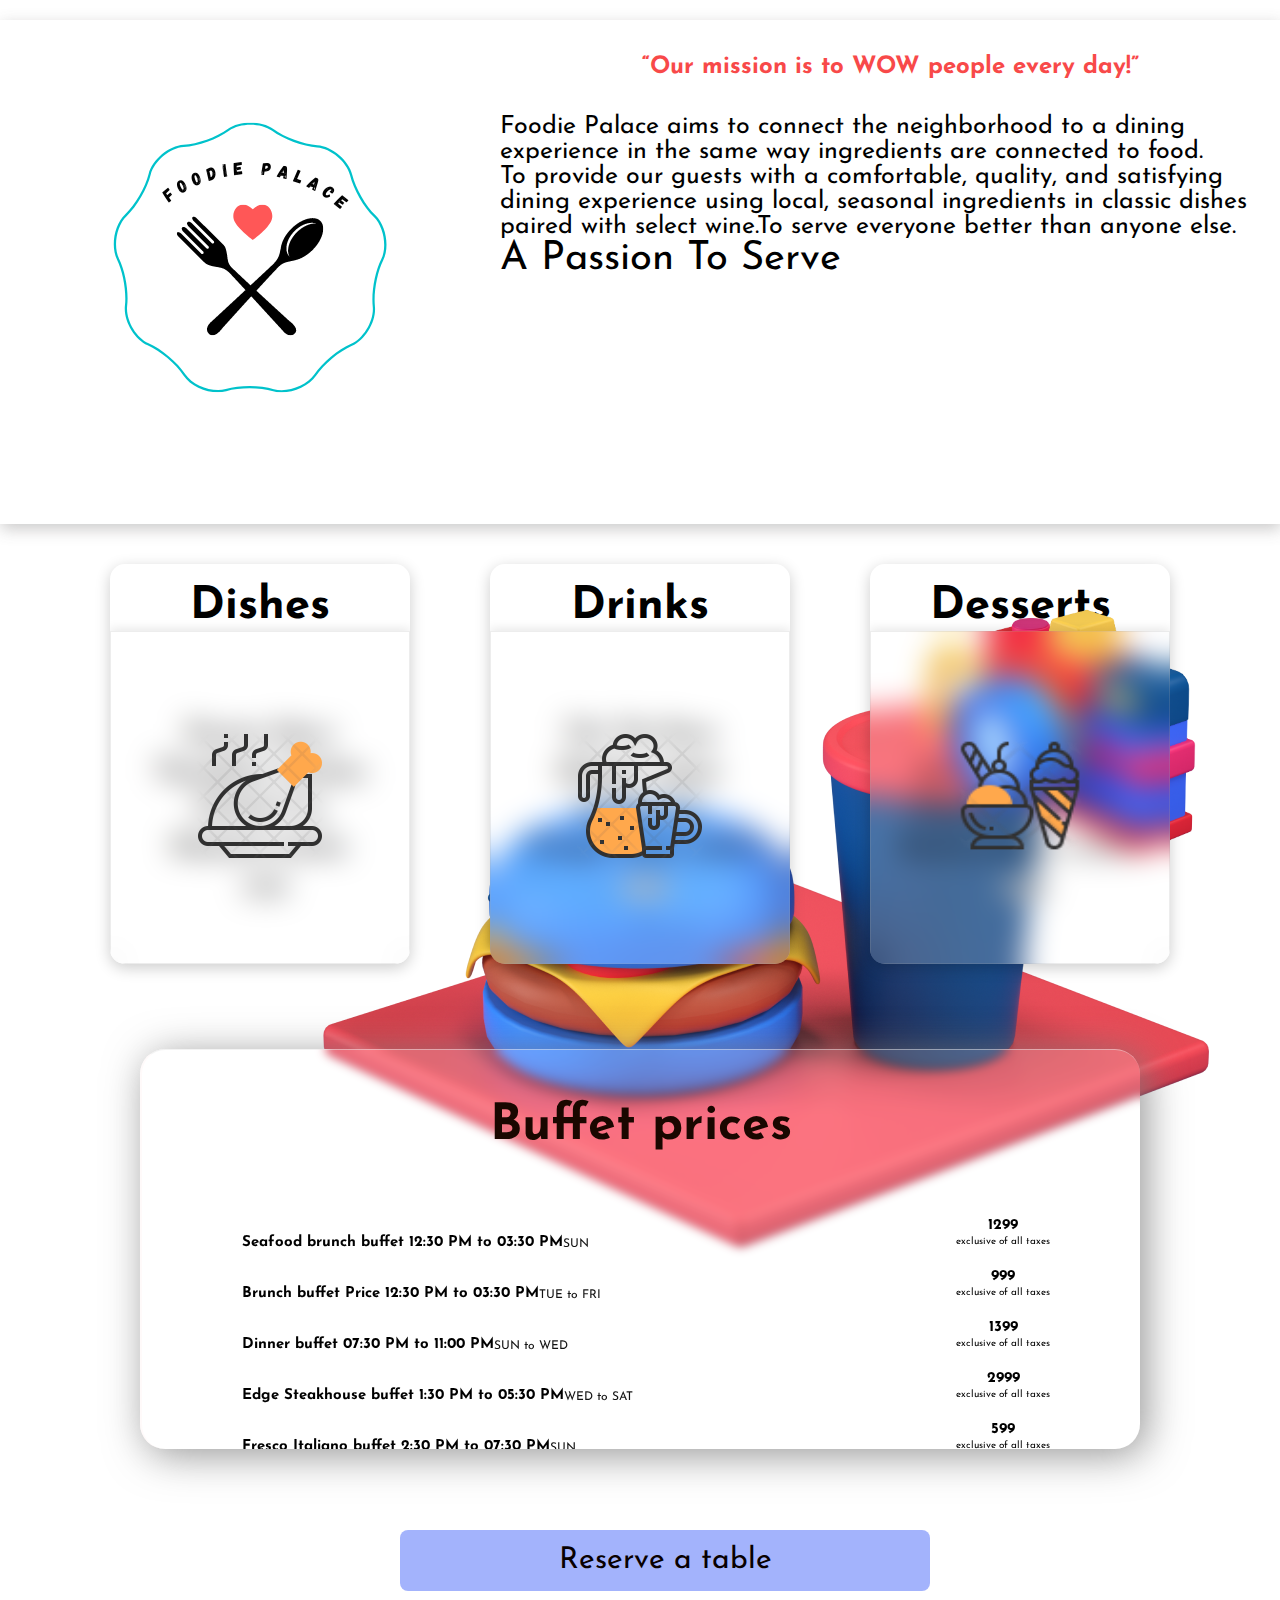
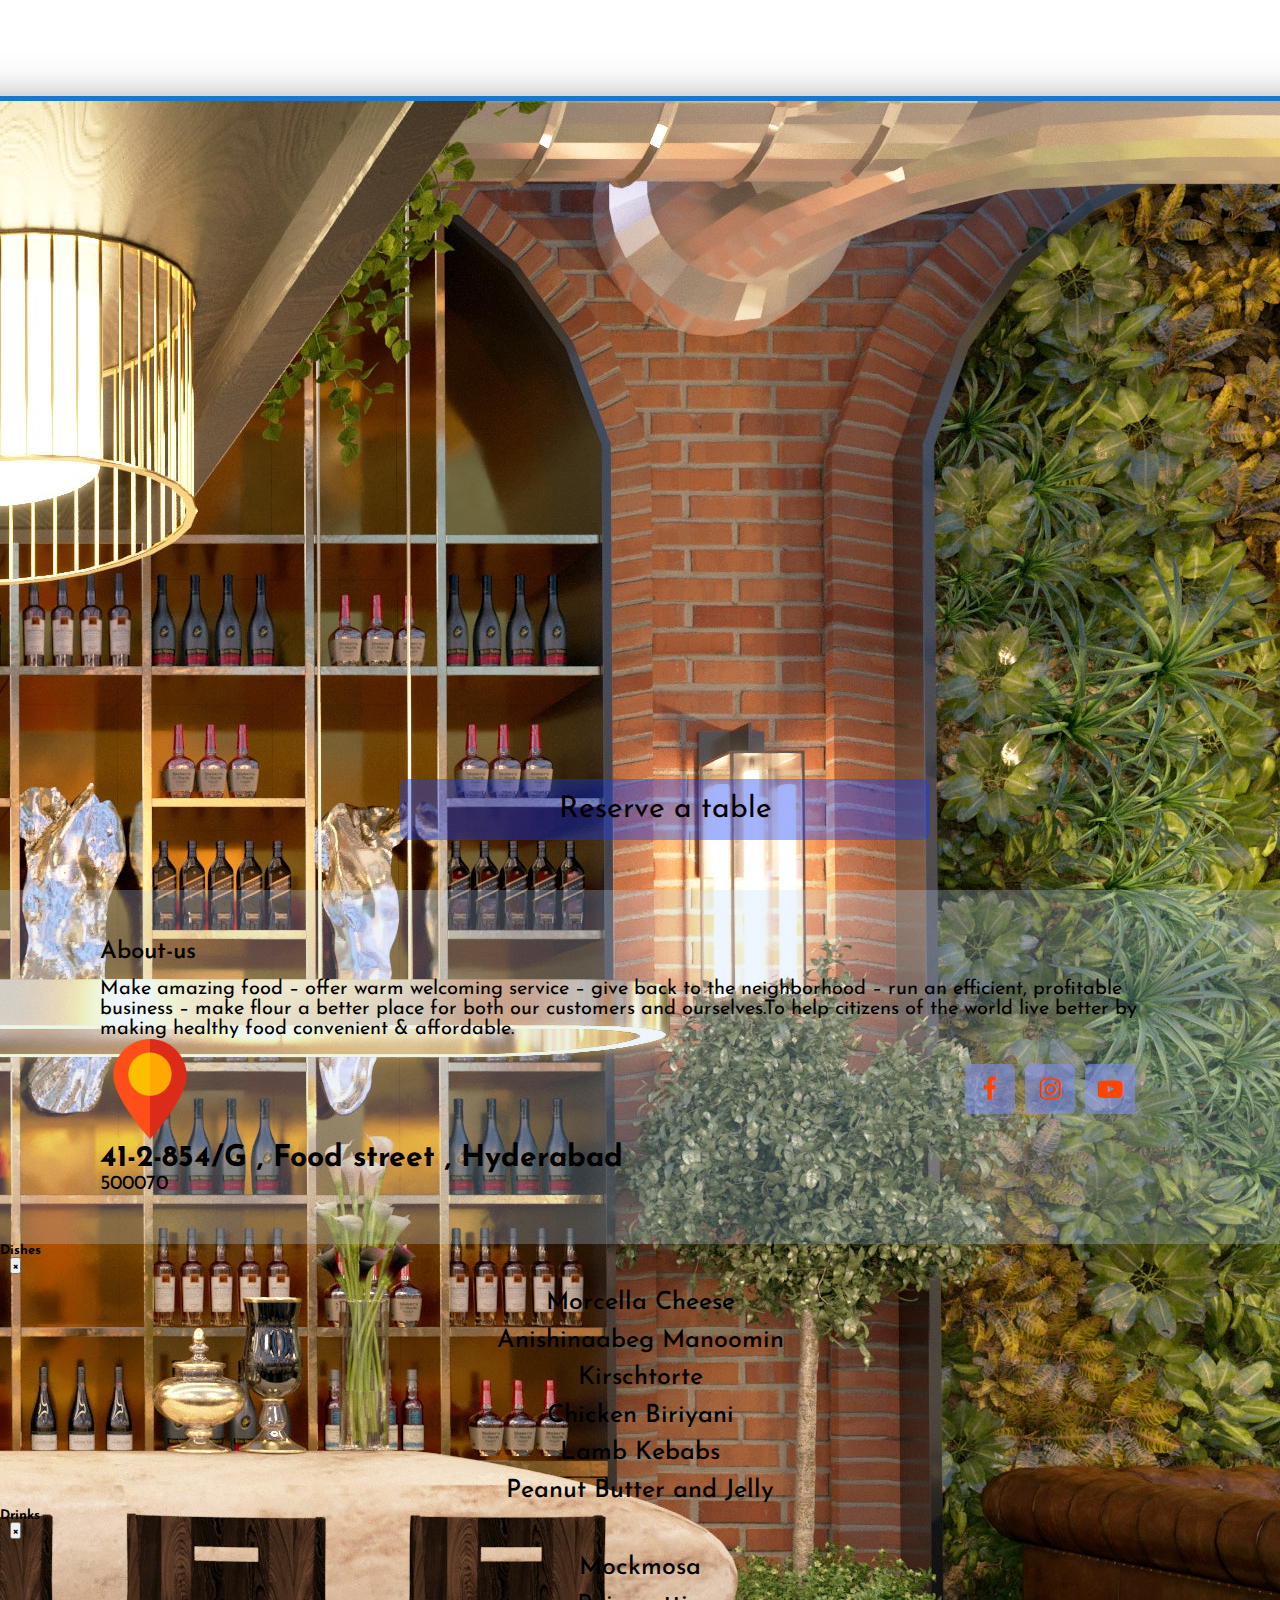
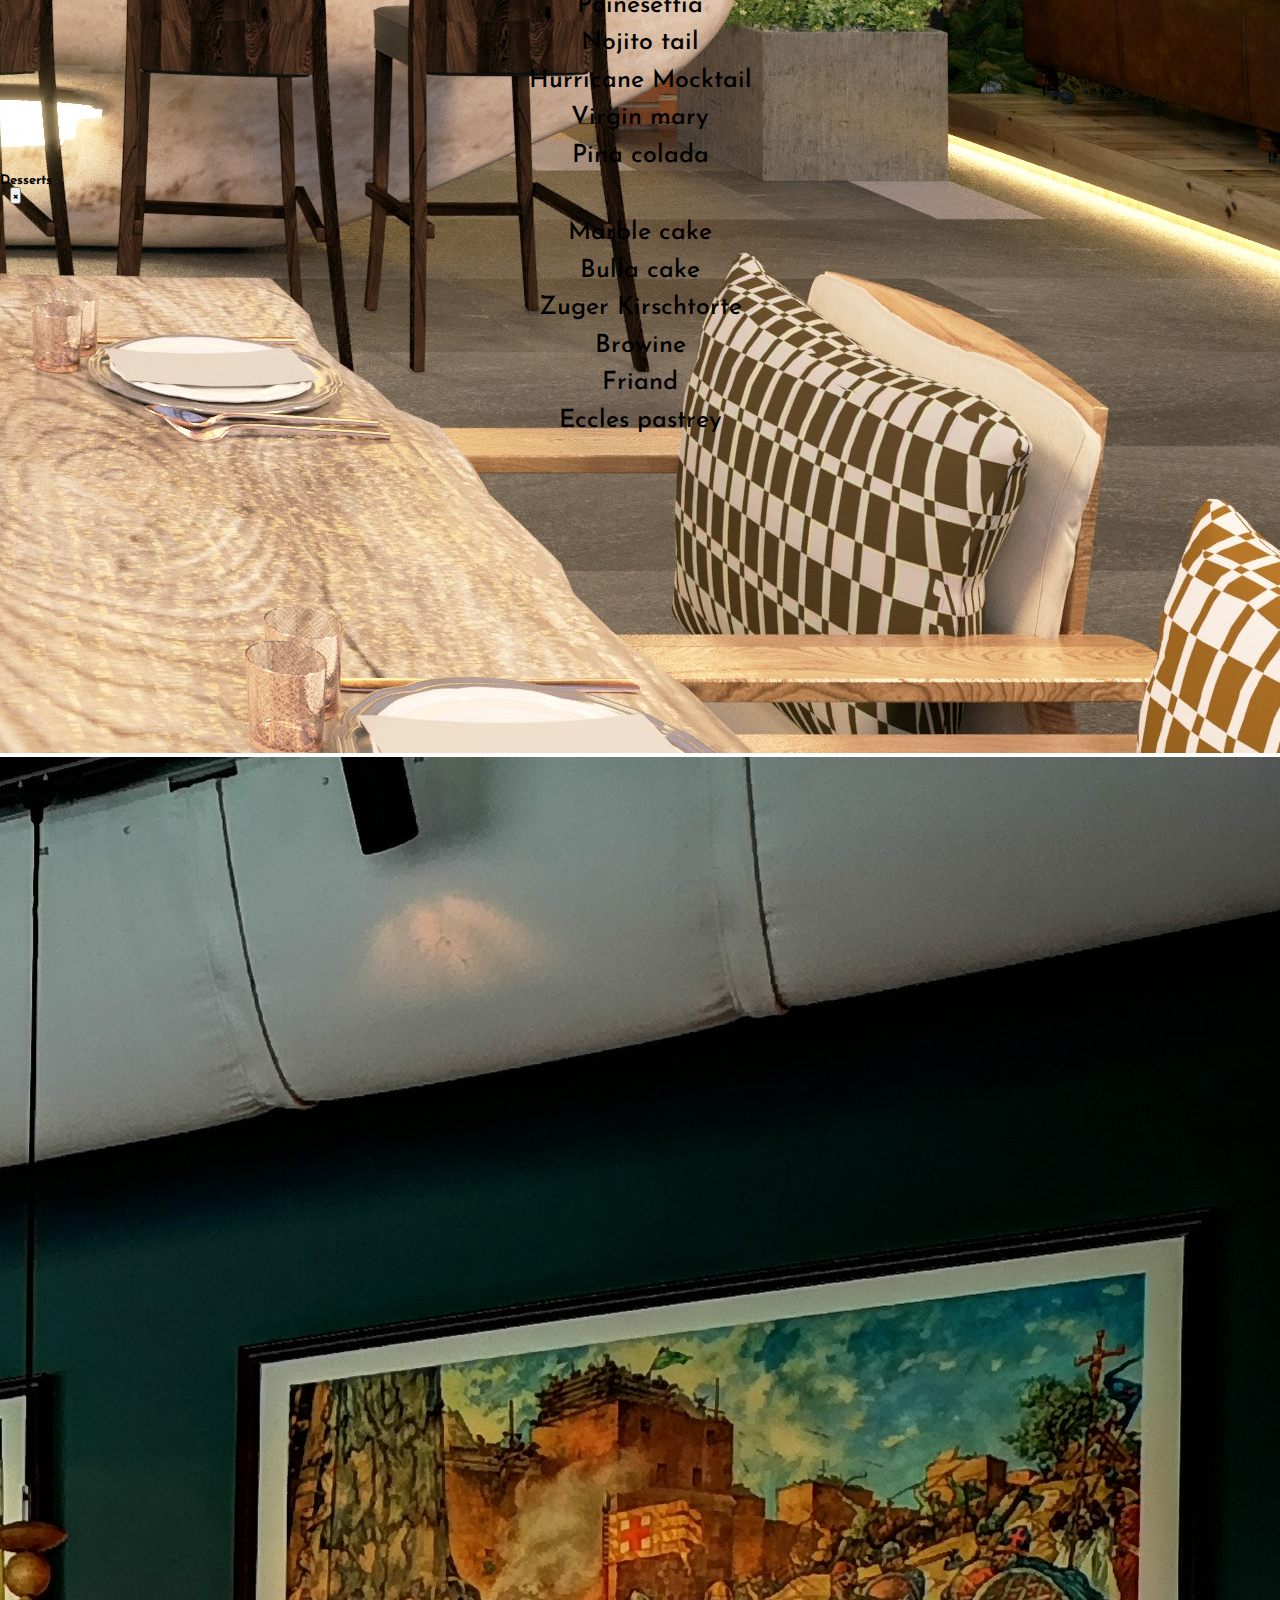
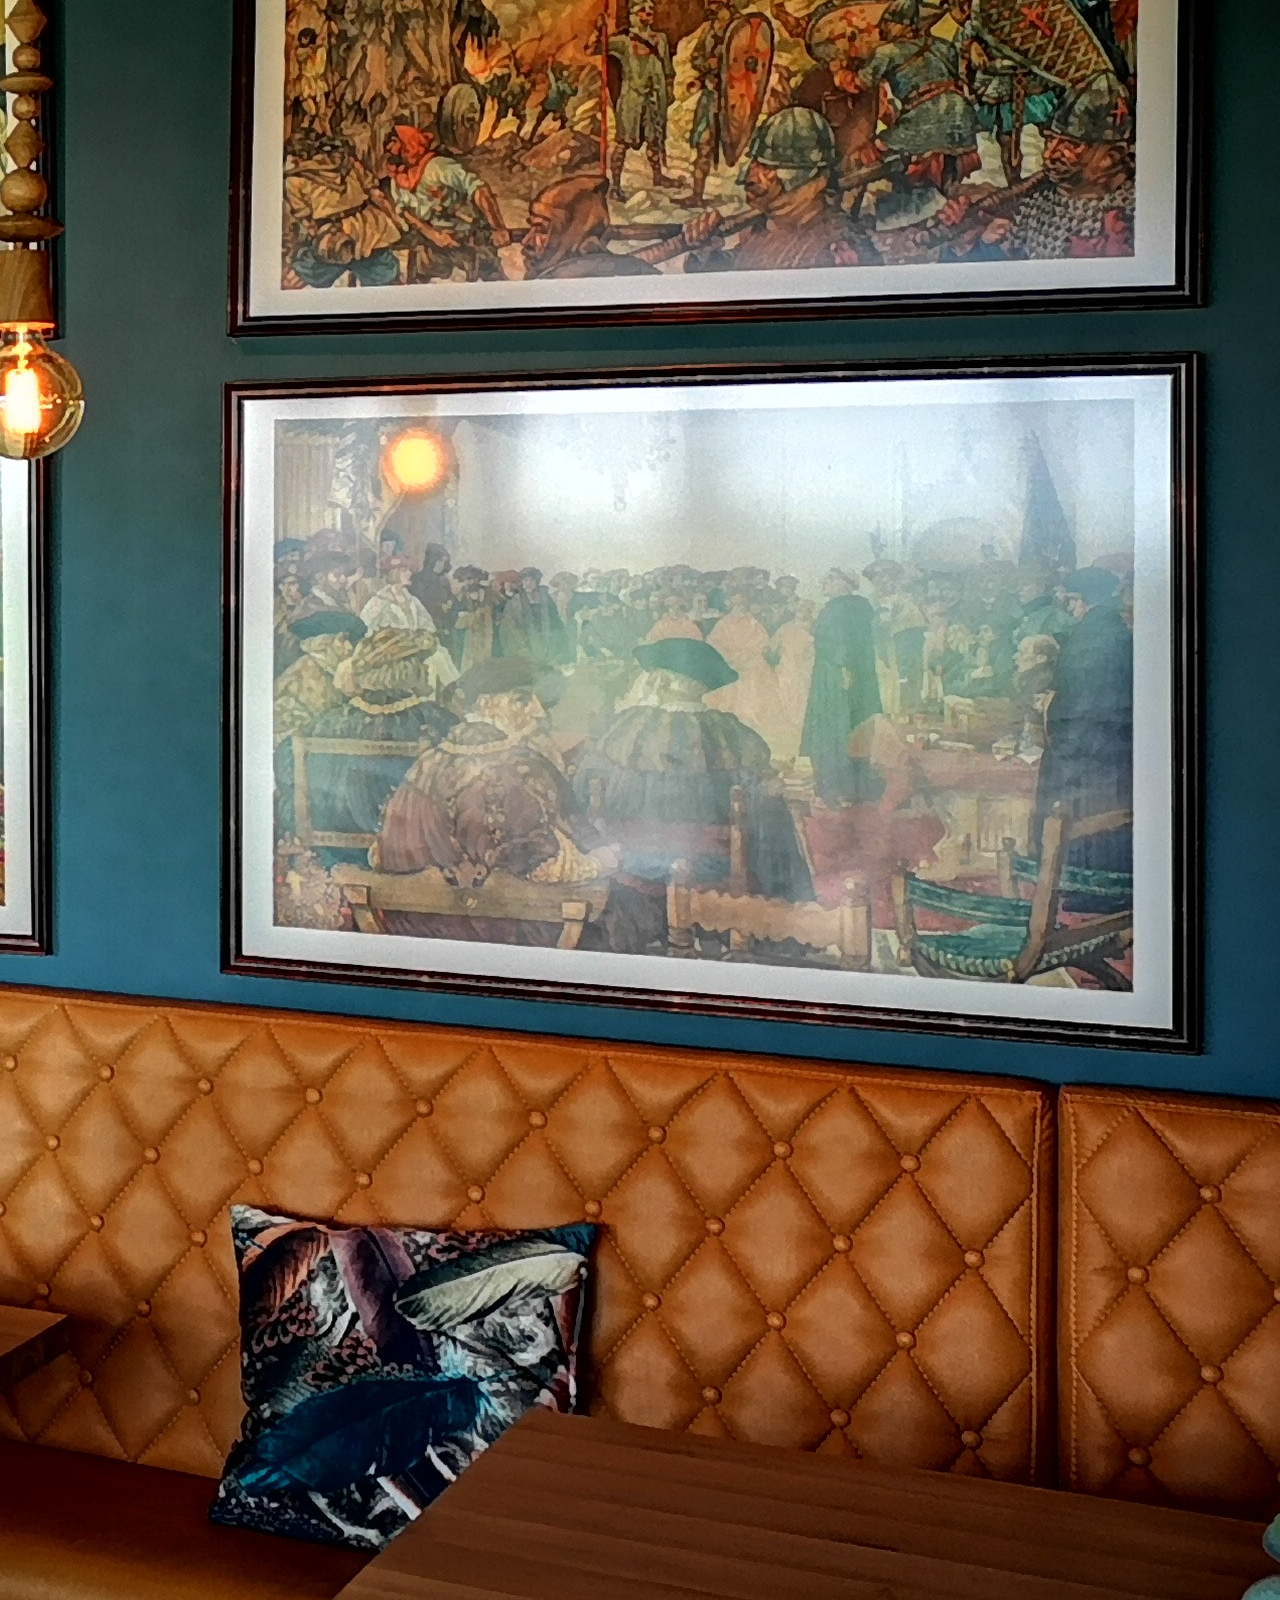
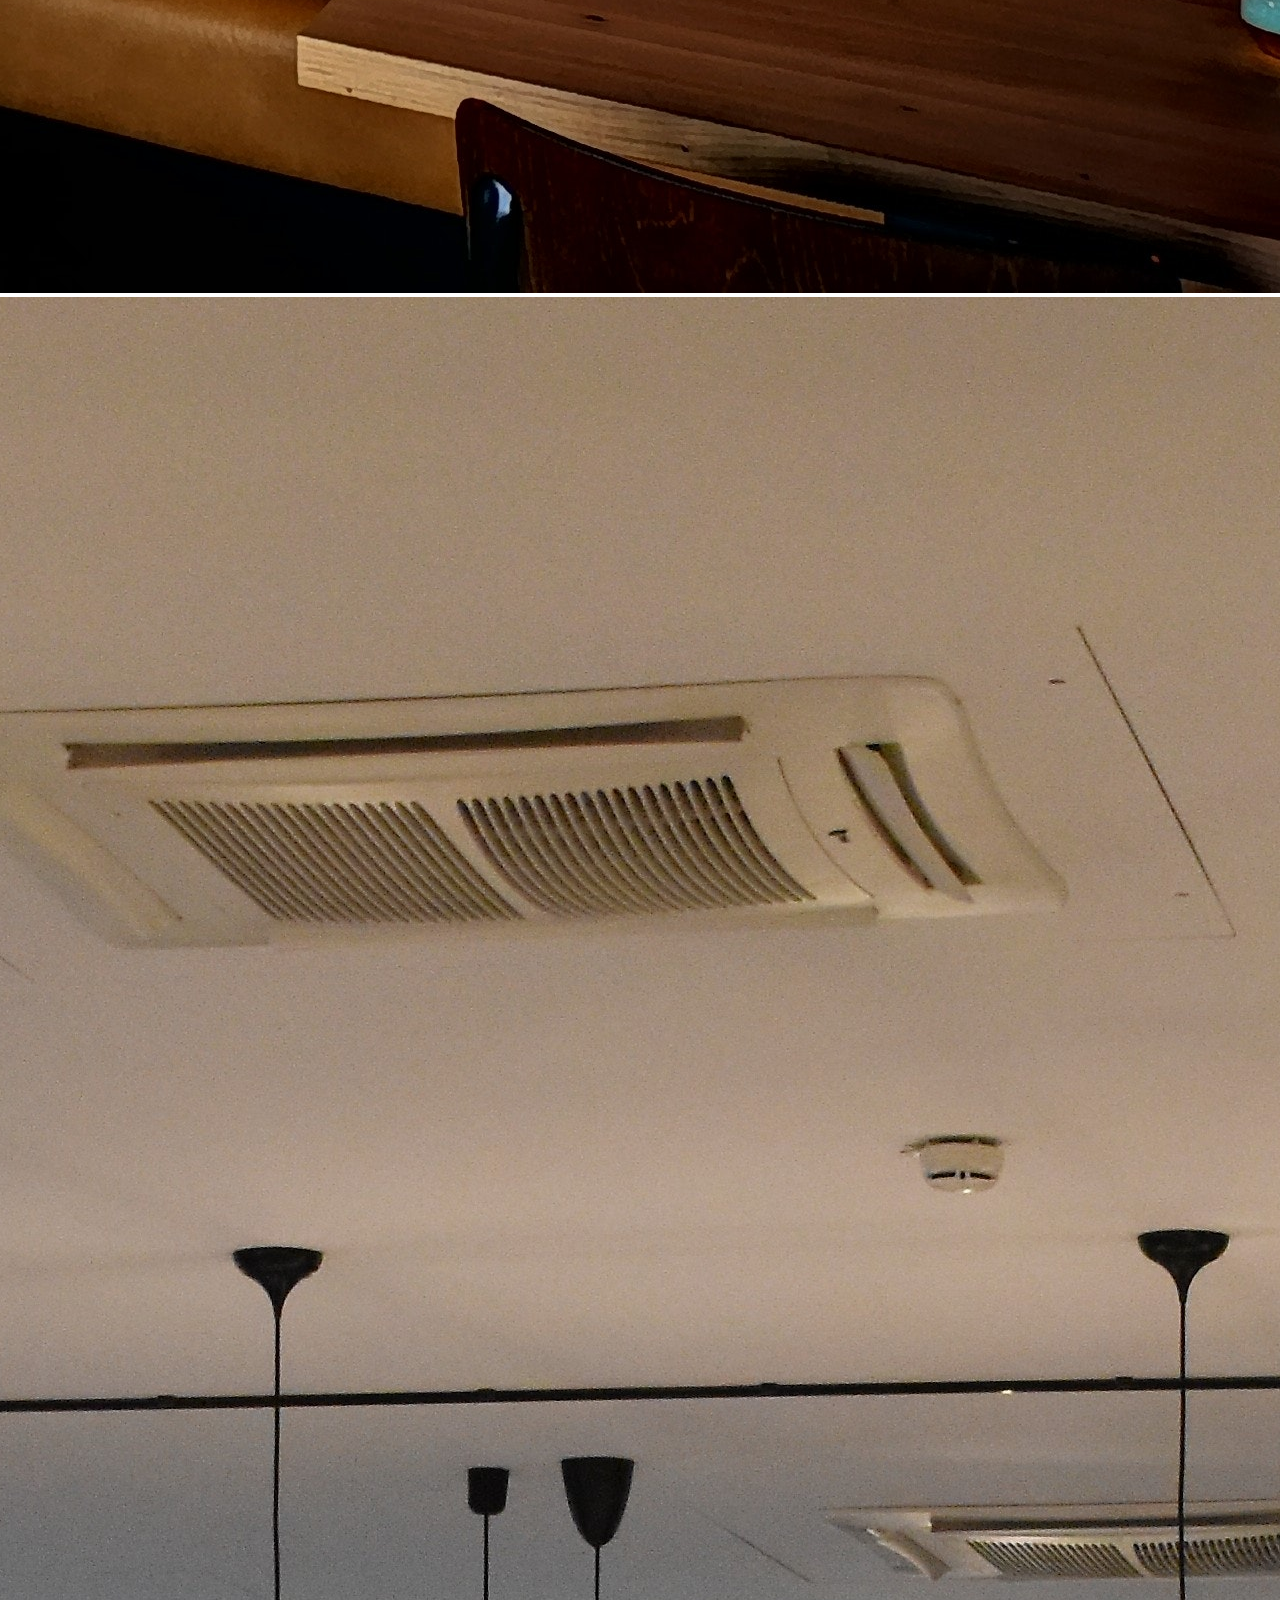
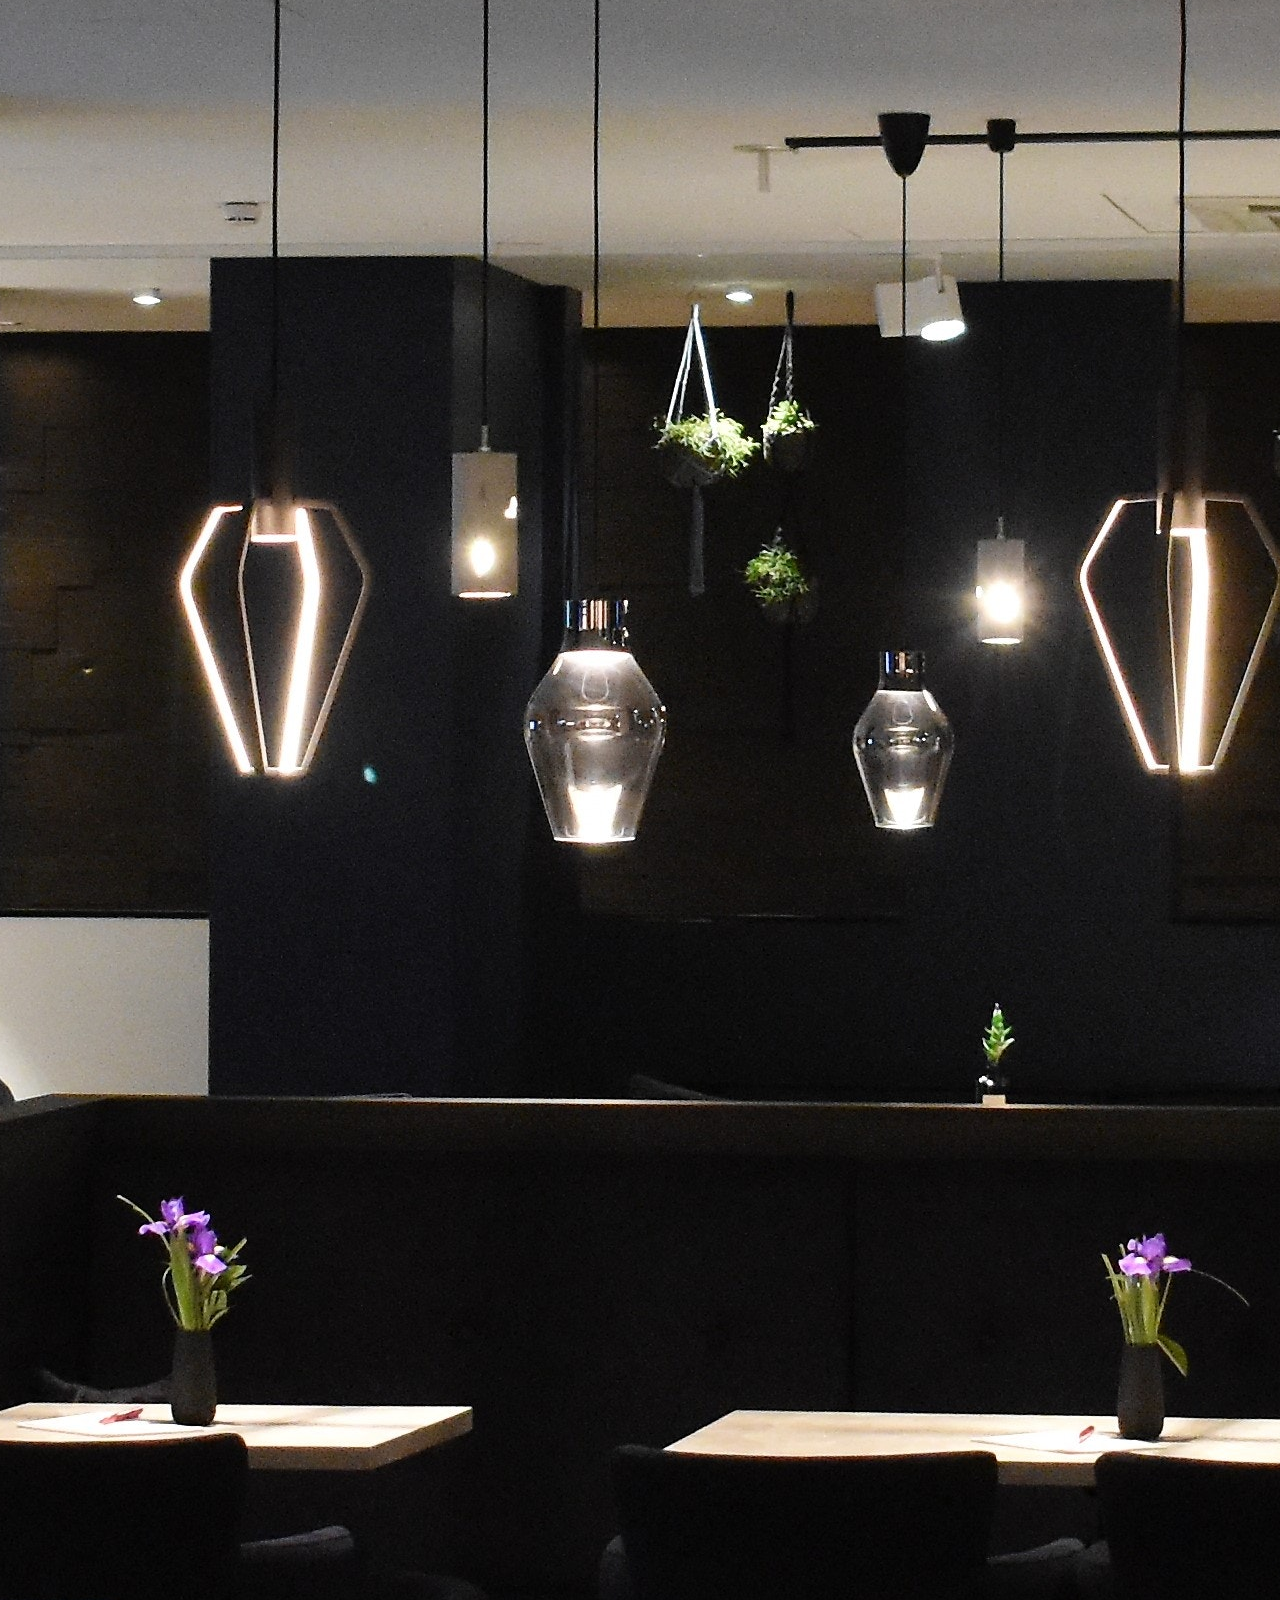
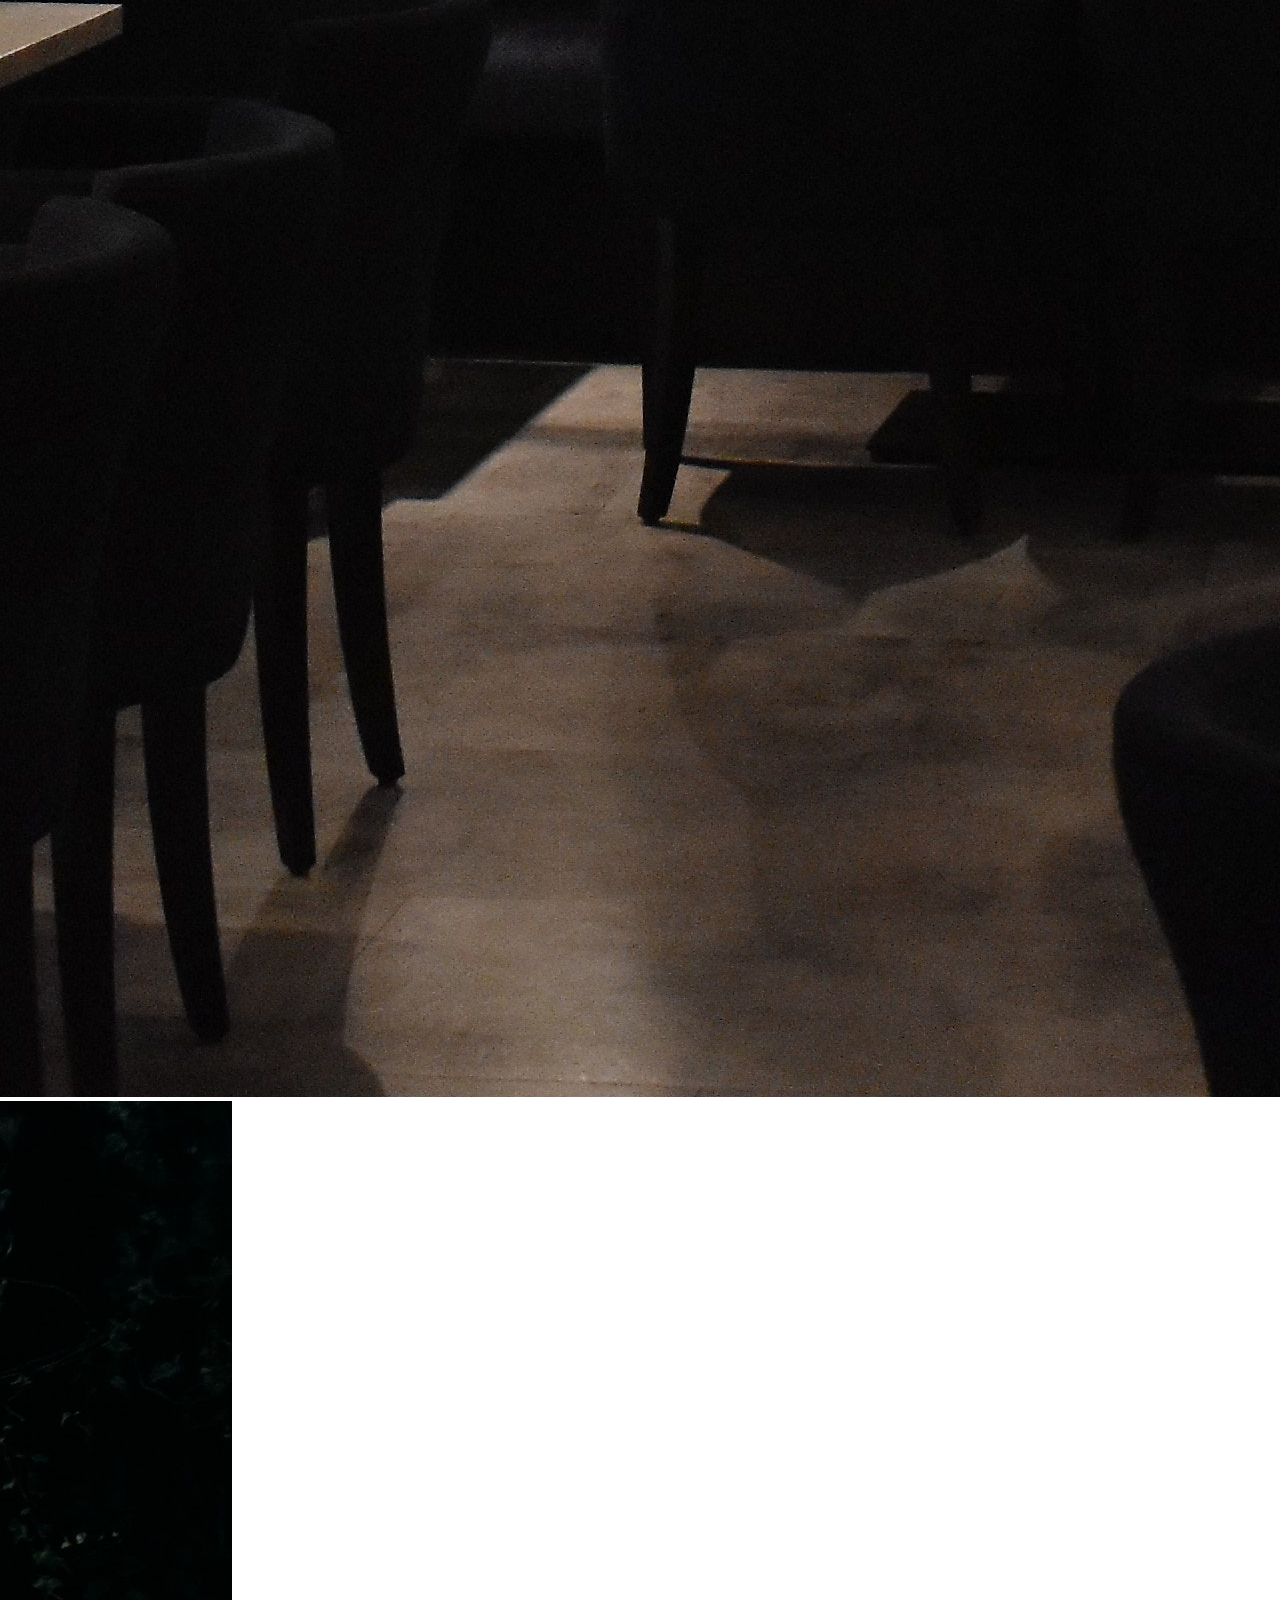
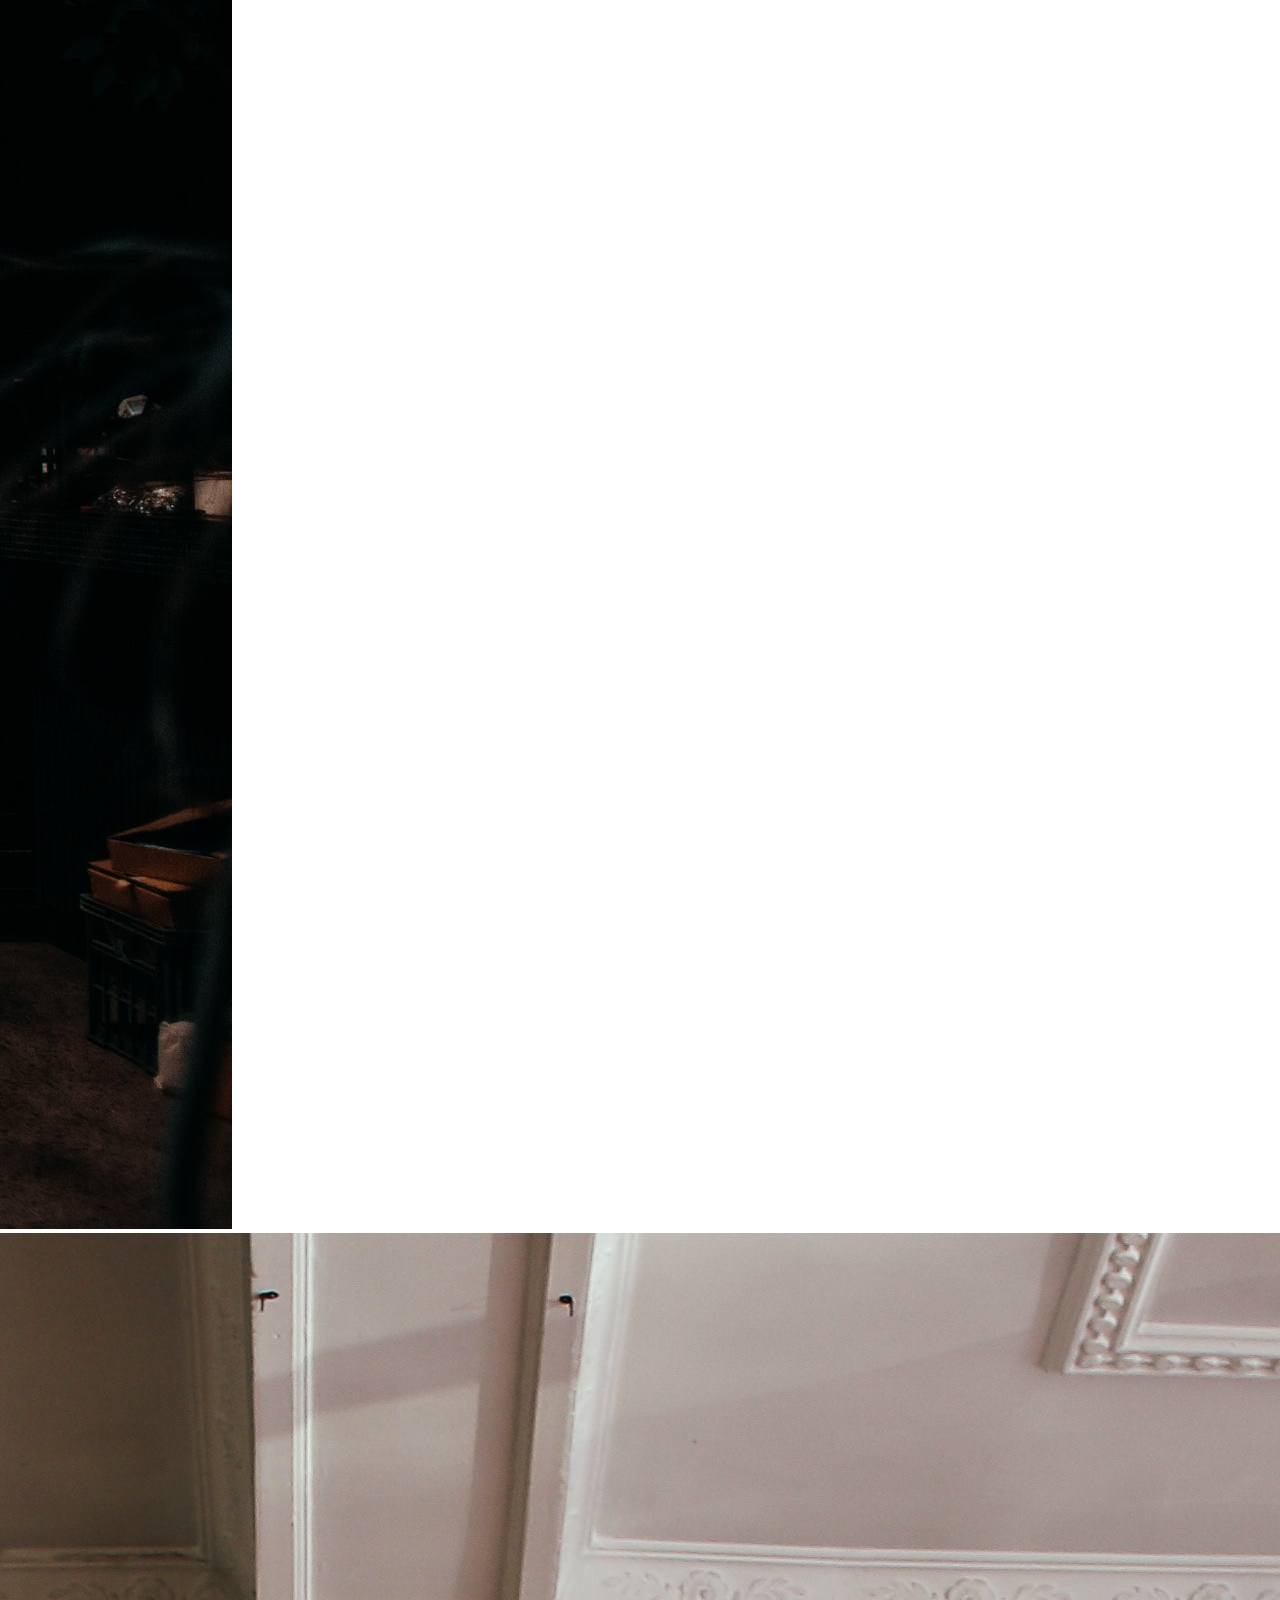
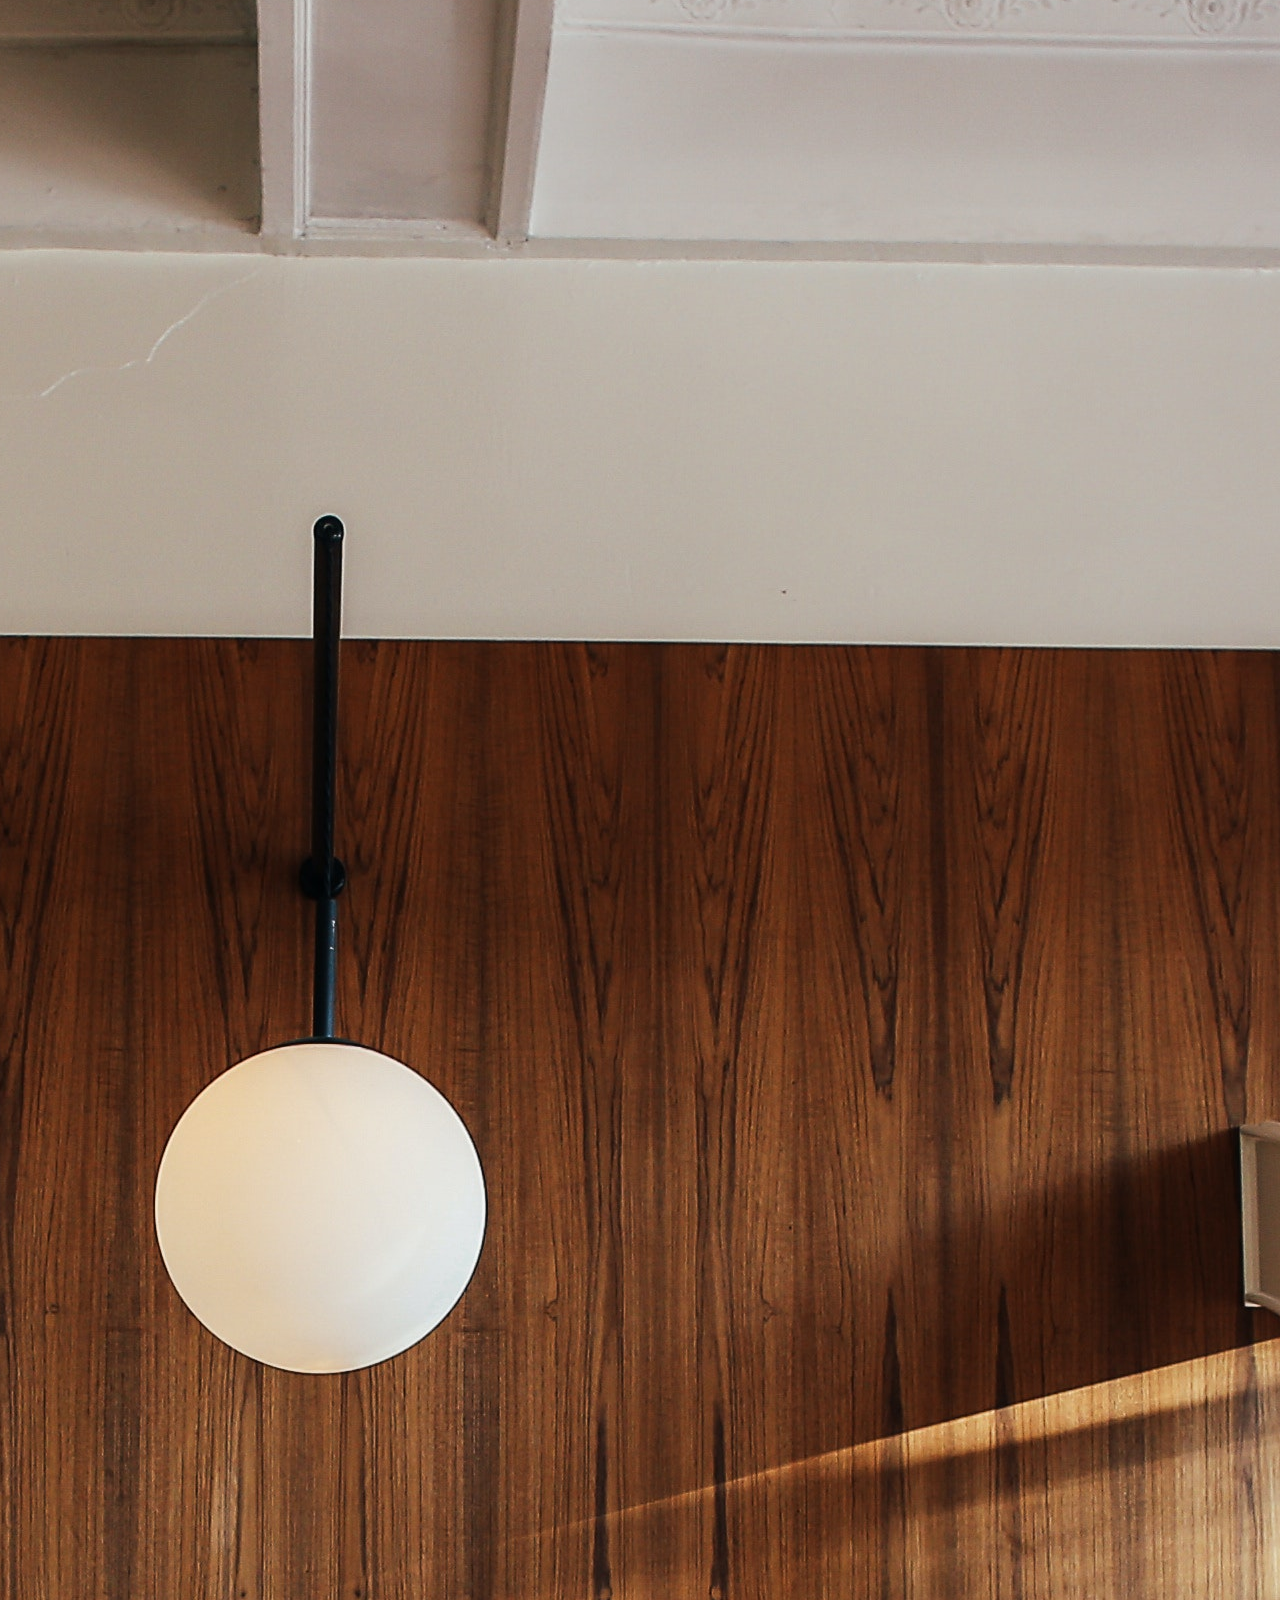
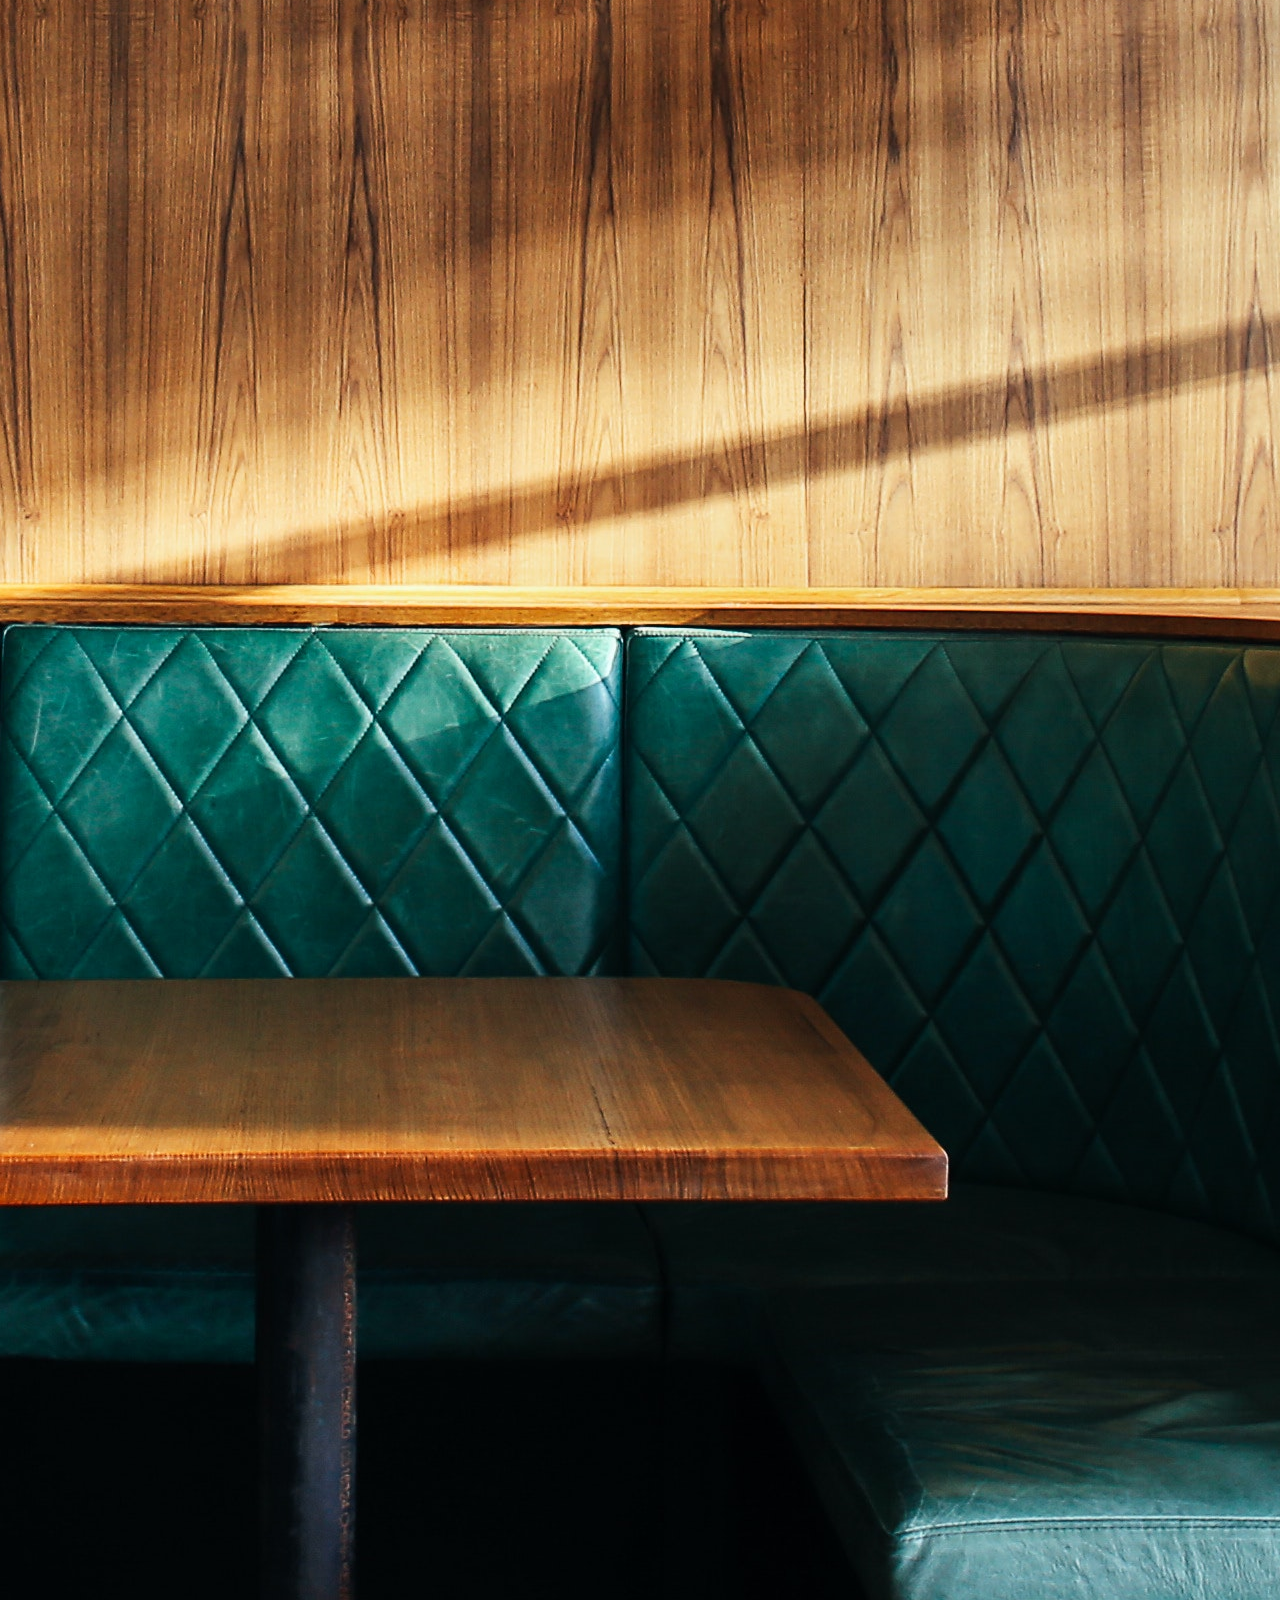
<file: index.html>
<!DOCTYPE html>
<html lang="en">

<head>
    <meta charset="UTF-8">
    <meta http-equiv="X-UA-Compatible" content="IE=edge">
    <meta name="viewport" content="width=device-width, initial-scale=1.0">
    <title>Foodie Palace</title>
    <link href="https://fonts.googleapis.com/css2?family=Josefin+Sans:wght@300&display=swap" rel="stylesheet">
    <link rel="stylesheet" href="https://cdnjs.cloudflare.com/ajax/libs/font-awesome/4.7.0/css/font-awesome.min.css">
    <link rel="stylesheet" href="https://cdn.jsdelivr.net/npm/bootstrap@4.6.0/dist/css/bootstrap.min.css"
        integrity="sha384-B0vP5xmATw1+K9KRQjQERJvTumQW0nPEzvF6L/Z6nronJ3oUOFUFpCjEUQouq2+l" crossorigin="anonymous">
    <link rel="stylesheet" href="styles.css">
</head>

<body>
    <div class="container-fluid">

        <section class="nav-bar">

            <header>
                <div class="col-md-4">
                    <a href="#" class="logo"><img src="assests/Logo.png"></a>
                </div>
                <div class="col-md-8">
                    <div class="nav-text">
                        <h2>“Our mission is to WOW people every day!”
                        </h2>
                        <p>Foodie Palace aims to connect the neighborhood to a dining experience in the same way
                            ingredients are connected to food.</p>
                        <p>To provide our guests with a comfortable, quality, and satisfying dining experience using
                            local, seasonal ingredients in classic dishes paired with select wine.To serve everyone
                            better than anyone else.</p>
                        <p style="font-size: 40px;">A Passion To Serve</p>
                    </div>
                </div>
            </header>

        </section>


        <section class="main">
            <div class="container">
                <div class="card">
                    <div class="contentbx">
                        <h2>Dishes </h2>
                        <ul>
                            <li>Panner bhuri</li>
                            <li>Thandoori chicken</li>
                            <li>Chicken fry </li>
                            <li>Kheema mutter</li>
                            <span><button type="button" class="btn" data-toggle="modal"
                                    data-target="#DishModal">MORE</button></span>
                        </ul>
                    </div>
                    <div class="content">
                        <div class="image">
                            <img src="assests/chicken.png">
                        </div>
                    </div>
                </div>
                <div class="card">
                    <div class="contentbx">
                        <h2>Drinks</h2>
                        <ul>
                            <li>Tiki Tiki Rum</li>
                            <li>Skipper sipper</li>
                            <li>ka-blue-iei </li>
                            <li>Ginger's pear-adise</li>
                            <span><button type="button" class="btn" data-toggle="modal"
                                    data-target="#DrinksModal">MORE</button></span>

                        </ul>
                    </div>
                    <div class="content">
                        <div class="image">
                            <img src="assests/beer.png">
                        </div>
                    </div>
                </div>
                <div class="card">
                    <div class="contentbx">
                        <h2>Desserts</h2>
                        <ul>
                            <li>Fruta fresca</li>
                            <li>German apple pie</li>
                            <li>Chocolate E-menta </li>
                            <li>Butterscotchy crunch</li>
                            <span><button type="button" class="btn" data-toggle="modal"
                                    data-target="#Modal">MORE</button></span>
                        </ul>
                    </div>
                    <div class="content">
                        <div class="image">
                            <img src="assests/icecream.png" height="111px" width="122px">
                        </div>
                    </div>
                </div>
            </div>
        </section>

        <div class="buffet-container">
            <div class="buffet-card">
                <div class="buffet-content">
                    <h1>Buffet prices</h1>
                    <div class="grid">
                        <div class="buffetlist">
                            <div class="text">
                                <span class="buff">Seafood brunch buffet
                                    12:30 PM to 03:30 PM</span>
                                <span class="day">SUN</span>
                            </div>
                        </div>
                        <div class="price">
                            <span class="money">1299</span>
                            <span class="tax">exclusive of all taxes</span>
                        </div>
                    </div>
                    <div class="grid">
                        <div class="buffetlist">
                            <div class="text">
                                <span class="buff">Brunch buffet Price 12:30 PM to 03:30 PM</span>
                                <span class="day">TUE to FRI</span>
                            </div>
                        </div>
                        <div class="price">
                            <span class="money">999</span>
                            <span class="tax">exclusive of all taxes</span>
                        </div>
                    </div>
                    <div class="grid">
                        <div class="buffetlist">
                            <div class="text">
                                <span class="buff">Dinner buffet 07:30 PM to 11:00 PM </span>
                                <span class="day">SUN to WED</span>
                            </div>
                        </div>
                        <div class="price">
                            <span class="money">1399</span>
                            <span class="tax">exclusive of all taxes</span>
                        </div>
                    </div>
                    <div class="grid">
                        <div class="buffetlist">
                            <div class="text">
                                <span class="buff">Edge Steakhouse buffet
                                    1:30 PM to 05:30 PM</span>
                                <span class="day">WED to SAT</span>
                            </div>
                        </div>
                        <div class="price">
                            <span class="money">2999</span>
                            <span class="tax">exclusive of all taxes</span>
                        </div>
                    </div>
                    <div class="grid">
                        <div class="buffetlist">
                            <div class="text">
                                <span class="buff">Fresco Italiano buffet
                                    2:30 PM to 07:30 PM</span>
                                <span class="day">SUN</span>
                            </div>
                        </div>
                        <div class="price">
                            <span class="money">599</span>
                            <span class="tax">exclusive of all taxes</span>
                        </div>
                    </div>
                </div>
            </div>
        </div>
        <br><br>

        <div class="reserve">
            <input type="button" value="Reserve a table" onclick="reserve()">
        </div>

        <section class="interior">
            <div class="row">
                <div class="col-sm-12 col-md-10">
                    <div id="carouselExampleControls" class="carousel slide" data-ride="carousel">
                        <div class="carousel-inner">
                            <div class="carousel-item active">
                                <img class="d-block w-100" src="assests/slide1.jpg">
                            </div>
                            <div class="carousel-item">
                                <img class="d-block w-100" src="assests/slide2.jpg">
                            </div>
                            <div class="carousel-item">
                                <img class="d-block w-100" src="assests/slide3.jpg">
                            </div>
                            <div class="carousel-item">
                                <img class="d-block w-100" src="assests/slide4.jpg">
                            </div>
                            <div class="carousel-item">
                                <img class="d-block w-100" src="assests/slide5.jpg">
                            </div>
                        </div>
                        <div class="int-main">
                            <h1 class="int-heading">INTERIOR... <span class="camera"><img class="camera"
                                        src="assests/pics.png" height="350px" width="353px"></span> </h1>

                        </div>

                        <a class="carousel-control-prev" href="#carouselExampleControls" role="button"
                            data-slide="prev">
                        </a>
                        <a class="carousel-control-next" href="#carouselExampleControls" role="button"
                            data-slide="next">

                        </a>
                    </div>
                </div>
            </div>
        </section>

        <div class="reserve">
            <input type="button" value="Reserve a table" onclick="reserve()">
        </div>

        <footer>
            <div class="containerf">
                <div class="foot about">
                    <h2>About-us</h2>
                    <p>Make amazing food – offer warm welcoming service – give back to the neighborhood – run an
                        efficient,
                        profitable business – make flour a better place for both our customers and ourselves.To help
                        citizens of the world live better by making healthy food convenient & affordable.</p>
                    <ul class="social">
                        <li><a href="https://www.facebook.com/"><i class="fa fa-facebook" aria-hidden="true"></i></a></li>
                        <li><a href="#"><i class="fa fa-instagram" aria-hidden="true"></i></a></li>
                        <li><a href="#"><i class="fa fa-youtube-play" aria-hidden="true"></i></a></li>
                    </ul>
                    <div class="contact">
                        <img class="map" src="assests/placeholder.png" height="100px" width="100px" alt="map">
                        <p class="address">41-2-854/G , Food street , Hyderabad</p>
                        <p>500070</p>
                    </div>
                </div>
            </div>
        </footer>




        <!-- Modals -->
        <div class="modal fade" id="DishModal" tabindex="-1" aria-labelledby="exampleModalLabel" aria-hidden="true">
            <div class="modal-dialog">
                <div class="modal-content">
                    <div class="modal-header">
                        <h5 class="modal-title" id="exampleModalLabel">Dishes</h5>
                        <button type="button" class="close" data-dismiss="modal" aria-label="Close">
                            <span aria-hidden="true">&times;</span>
                        </button>
                    </div>
                    <div class="modal-body">
                        <ul>
                            <li>Morcella Cheese</li>
                            <li>Anishinaabeg Manoomin</li>
                            <li>Kirschtorte</li>
                            <li>Chicken Biriyani</li>
                            <li>Lamb Kebabs</li>
                            <li>Peanut Butter and Jelly</li>
                        </ul>
                    </div>
                </div>
            </div>
        </div>
        <div class="modal fade" id="DrinksModal" tabindex="-1" aria-labelledby="exampleModalLabel" aria-hidden="true">
            <div class="modal-dialog">
                <div class="modal-content">
                    <div class="modal-header">
                        <h5 class="modal-title" id="exampleModalLabel">Drinks</h5>
                        <button type="button" class="close" data-dismiss="modal" aria-label="Close">
                            <span aria-hidden="true">&times;</span>
                        </button>
                    </div>
                    <div class="modal-body">
                        <ul>
                            <li>Mockmosa</li>
                            <li>Poinesettia</li>
                            <li>Nojito tail</li>
                            <li>Hurricane Mocktail</li>
                            <li>Virgin mary</li>
                            <li>Pina colada</li>
                        </ul>
                    </div>
                </div>
            </div>
        </div>
        <div class="modal fade" id="Modal" tabindex="-1" aria-labelledby="exampleModalLabel" aria-hidden="true">
            <div class="modal-dialog">
                <div class="modal-content">
                    <div class="modal-header">
                        <h5 class="modal-title" id="exampleModalLabel">Desserts</h5>
                        <button type="button" class="close" data-dismiss="modal" aria-label="Close">
                            <span aria-hidden="true">&times;</span>
                        </button>
                    </div>
                    <div class="modal-body">
                        <ul>
                            <li>Marble cake</li>
                            <li>Bulla cake</li>
                            <li>Zuger Kirschtorte</li>
                            <li>Browine</li>
                            <li>Friand</li>
                            <li>Eccles pastrey</li>
                        </ul>
                    </div>
                </div>
            </div>
        </div>
    </div>
</body>
<script src="https://code.jquery.com/jquery-3.5.1.slim.min.js"
    integrity="sha384-DfXdz2htPH0lsSSs5nCTpuj/zy4C+OGpamoFVy38MVBnE+IbbVYUew+OrCXaRkfj"
    crossorigin="anonymous"></script>
<script src="https://cdn.jsdelivr.net/npm/popper.js@1.16.1/dist/umd/popper.min.js"
    integrity="sha384-9/reFTGAW83EW2RDu2S0VKaIzap3H66lZH81PoYlFhbGU+6BZp6G7niu735Sk7lN"
    crossorigin="anonymous"></script>
<script src="https://cdn.jsdelivr.net/npm/bootstrap@4.6.0/dist/js/bootstrap.min.js"
    integrity="sha384-+YQ4JLhjyBLPDQt//I+STsc9iw4uQqACwlvpslubQzn4u2UU2UFM80nGisd026JF"
    crossorigin="anonymous"></script>
<script type="text/javascript" src="script.js"></script>
<script type="text/javascript" src="vanilla-tilt.js"></script>
<script>
    VanillaTilt.init(document.querySelectorAll(".buffet-card"), {
        max: 25,
        speed: 100,
        glare: true,
        "max-glare": 0.3,
    });
</script>
</html>
</file>
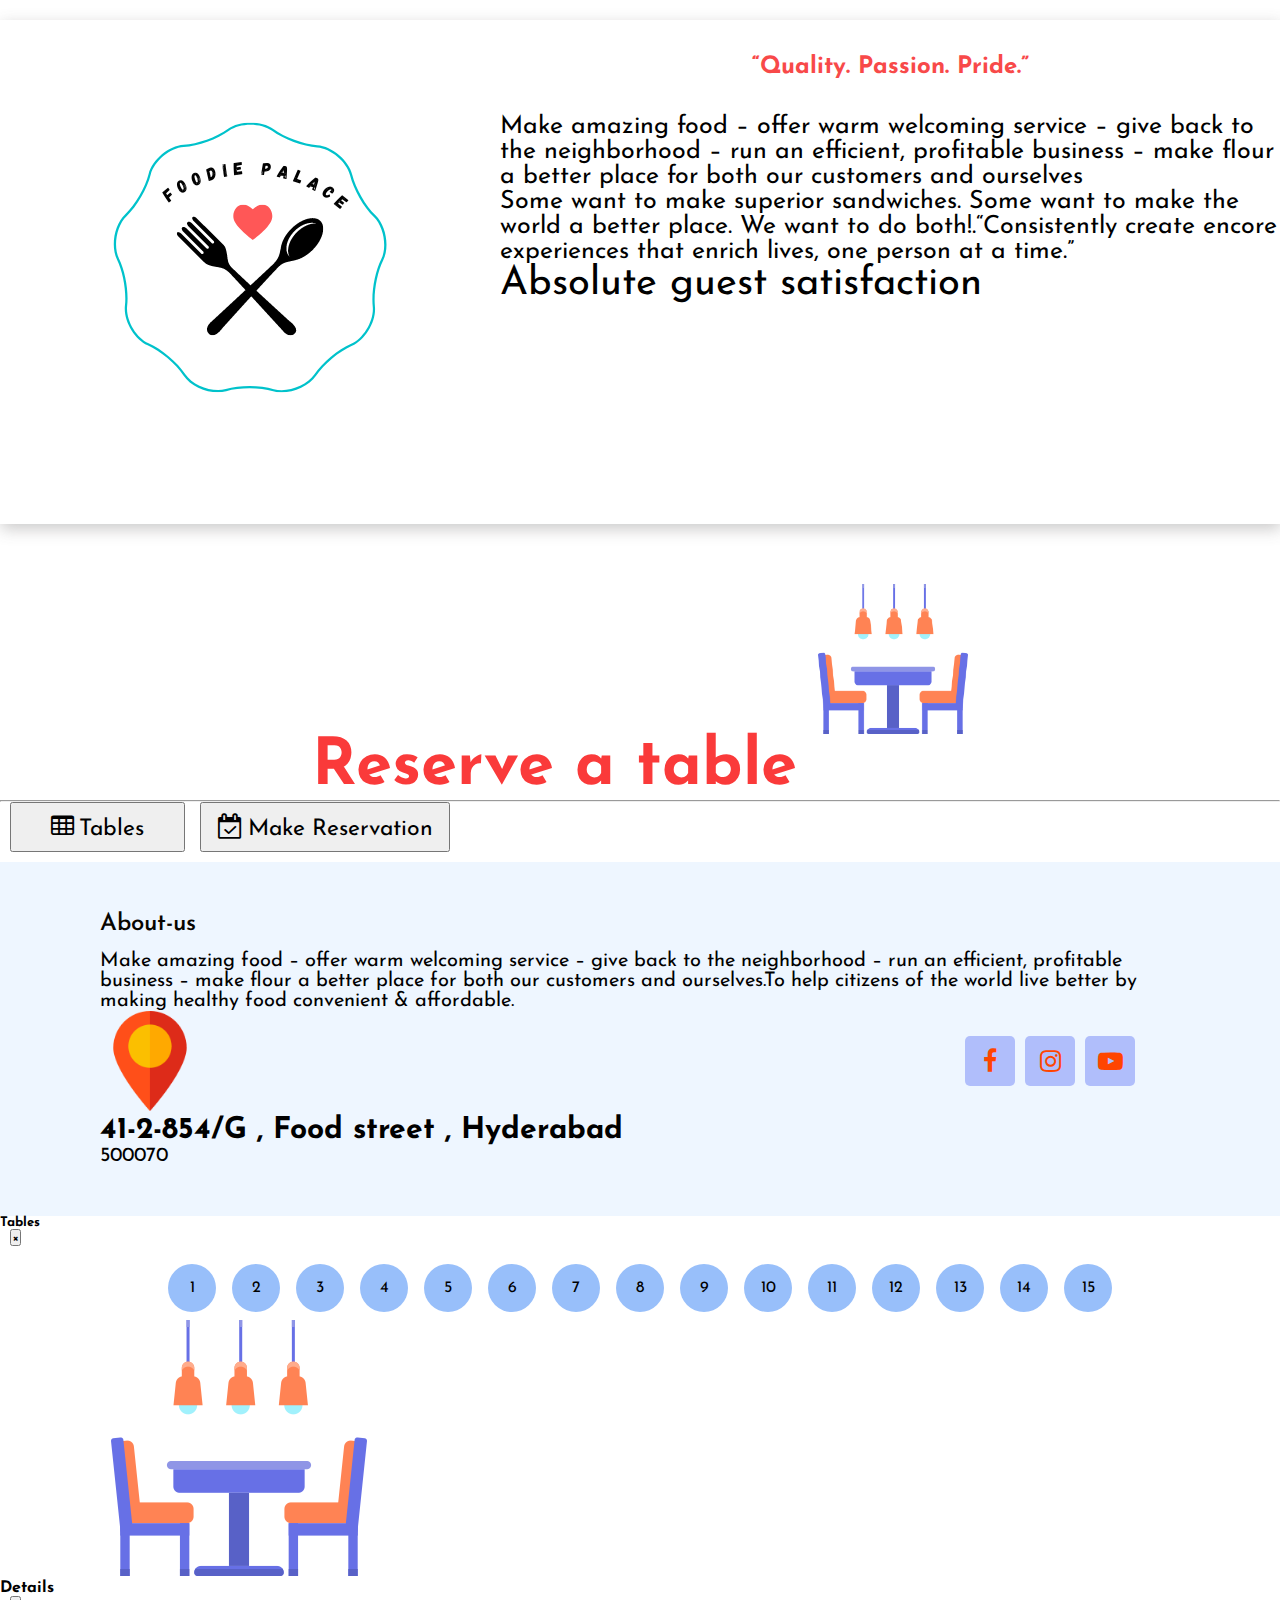
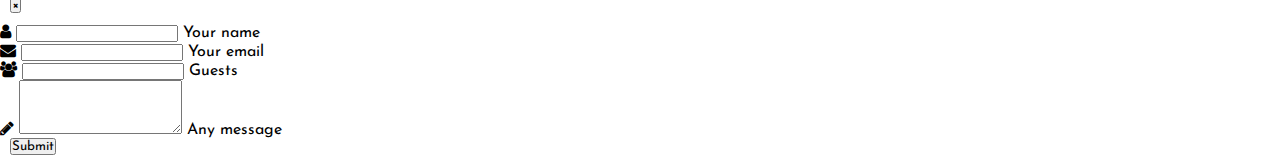
<file: reserve.html>
<!DOCTYPE html>
<html lang="en">

<head>
    <meta charset="UTF-8">
    <meta http-equiv="X-UA-Compatible" content="IE=edge">
    <meta name="viewport" content="width=device-width, initial-scale=1.0">
    <title>Foodie Palace</title>
    <link href="https://fonts.googleapis.com/css2?family=Josefin+Sans:wght@300&display=swap" rel="stylesheet">
    <link rel="stylesheet" href="https://cdnjs.cloudflare.com/ajax/libs/font-awesome/4.7.0/css/font-awesome.min.css">
    <link rel="stylesheet" href="https://cdn.jsdelivr.net/npm/bootstrap@4.6.0/dist/css/bootstrap.min.css"
        integrity="sha384-B0vP5xmATw1+K9KRQjQERJvTumQW0nPEzvF6L/Z6nronJ3oUOFUFpCjEUQouq2+l" crossorigin="anonymous">
    <link rel="stylesheet" href="styles.css">
</head>
<body>

    <div class="container-fluid">

        <section class="nav-bar">
            <header>
                <div class="col-md-4">
                    <a href="#" class="logo"><img src="assests/Logo.png"></a>
                </div>
                <div class="col-md-8">
                    <div class="nav-text">
                        <h2>“Quality. Passion. Pride.”
                        </h2>
                        <p>Make amazing food – offer warm welcoming service – give back to the neighborhood – run an efficient, profitable business – make flour a better place for both our customers and ourselves</p>
                        <p>Some want to make superior sandwiches. Some want to make the world a better place. We want to do both!.“Consistently create encore experiences that enrich lives, one person at a time.”</p>
                        <p style="font-size: 40px;">Absolute guest satisfaction</p>
                    </div>
                </div>
            </header>
        </section>

        <div class="booking">
            <div class="jumbotron">
                <h1 class="res-text">Reserve a table <span><img src="assests/table.png" alt=""></span> </h1>
                <hr>
                <div class="text-center">
                    <a href= "#"><button class="btn btn-info" id="table-button"data-toggle="modal" data-target="#reservemodal"><i class="fa fa-table" aria-hidden="true"></i>Tables</button></a>
                    
                    <a href= "#" ><button class="btn btn-danger" id="reservation-button" data-toggle="modal" data-target="#modalContactForm">   <i class="fa fa-calendar-check-o" aria-hidden="true" ></i>Make Reservation</button></a>
                </div>
            </div>
        </div>





        <footer>
            <div class="containerf">
                <div class="foot about">
                    <h2>About-us</h2>
                    <p>Make amazing food – offer warm welcoming service – give back to the neighborhood – run an
                        efficient,
                        profitable business – make flour a better place for both our customers and ourselves.To help
                        citizens of the world live better by making healthy food convenient & affordable.</p>
                    <ul class="social">
                        <li><a href="#"><i class="fa fa-facebook" aria-hidden="true"></i></a></li>
                        <li><a href="#"><i class="fa fa-instagram" aria-hidden="true"></i></a></li>
                        <li><a href="#"><i class="fa fa-youtube-play" aria-hidden="true"></i></a></li>
                    </ul>
                    <div class="contact">
                        <img class="map" src="assests/placeholder.png" height="100px" width="100px" alt="map">
                        <p class="address">41-2-854/G , Food street , Hyderabad</p>
                        <p>500070</p>
                    </div>
                </div>
            </div>
        </footer>


        <!-- modal -->
        <div class="modal fade" id="reservemodal" tabindex="-1" aria-labelledby="exampleModalLabel" aria-hidden="true">
            <div class="modal-dialog">
                <div class="modal-content">
                    <div class="modal-header">
                        <h5 class="modal-title" id="exampleModalLabel">Tables</h5>
                        <button type="button" class="close" data-dismiss="modal" aria-label="Close">
                            <span aria-hidden="true">&times;</span>
                        </button>
                    </div>
                    <div class="modal-body">
                        <section id="content">
                            <div id="square">
                              <div class="circle available" id="1">1</div>
                              <div class="circle available" id="2">2</div>
                              <div class="circle available" id="3">3</div>
                              <div class="circle available" id="4">4</div>
                              <div class="circle available" id="5">5</div>
                              <div class="circle available" id="6">6</div>
                              <div class="circle available" id="7">7</div>
                              <div class="circle available" id="8">8</div>
                              <div class="circle available" id="9">9</div>
                              <div class="circle available" id="10">10</div>
                              <div class="circle available" id="11">11</div>
                              <div class="circle available" id="12">12</div>
                              <div class="circle available" id="13">13</div>
                              <div class="circle available" id="14">14</div>
                              <div class="circle available" id="15">15</div>
                            </div>
                            <img style="margin-left: 111px;" src="assests/table.png" alt="">
                          </section>
                    </div>
                </div>
            </div>
        </div>


        <div class="modal fade" id="modalContactForm" tabindex="-1" role="dialog" aria-labelledby="myModalLabel"
        aria-hidden="true">
        <div class="modal-dialog" role="document">
          <div class="modal-content">
            <div class="modal-header text-center">
              <h4 class="modal-title w-100 font-weight-bold">Details</h4>
              <button type="button" class="close" data-dismiss="modal" aria-label="Close">
                <span aria-hidden="true">&times;</span>
              </button>
            </div>
            <div class="modal-body mx-3">

              <div class="md-form mb-5">
                <i class="fa fa-user prefix"></i>
                <input type="text"  class="form-control validate">
                <label data-error="wrong" data-success="right">Your name</label>
              </div>
      
              <div class="md-form mb-5">
                <i class="fa fa-envelope prefix"></i>
                <input type="email"  class="form-control validate">
                <label data-error="wrong" data-success="right">Your email</label>
              </div>
      
              <div class="md-form mb-5">
                <i class="fa fa-group prefix"></i>
                <input type="number"  class="form-control validate">
                <label data-error="wrong" data-success="right" >Guests</label>
              </div>
      
              <div class="md-form">
                <i class="fa fa-pencil prefix"></i>
                <textarea type="text"  class="md-textarea form-control" rows="4"></textarea>
                <label data-error="wrong" data-success="right">Any message</label>
              </div>
      
            </div>
            <div class="modal-footer d-flex justify-content-center">
              <button class="btn btn-primary">Submit</button>
            </div>
          </div>
        </div>
      </div>
      


    </div>
</body>
<script src="https://code.jquery.com/jquery-3.5.1.slim.min.js"
    integrity="sha384-DfXdz2htPH0lsSSs5nCTpuj/zy4C+OGpamoFVy38MVBnE+IbbVYUew+OrCXaRkfj"
    crossorigin="anonymous"></script>
<script src="https://cdn.jsdelivr.net/npm/popper.js@1.16.1/dist/umd/popper.min.js"
    integrity="sha384-9/reFTGAW83EW2RDu2S0VKaIzap3H66lZH81PoYlFhbGU+6BZp6G7niu735Sk7lN"
    crossorigin="anonymous"></script>
<script src="https://cdn.jsdelivr.net/npm/bootstrap@4.6.0/dist/js/bootstrap.min.js"
    integrity="sha384-+YQ4JLhjyBLPDQt//I+STsc9iw4uQqACwlvpslubQzn4u2UU2UFM80nGisd026JF"
    crossorigin="anonymous"></script>
    <script src="https://code.jquery.com/jquery-3.3.1.min.js"></script>
<script type="text/javascript" src="script.js"></script>
</html>
</file>
<file: styles.css>
*{
    margin: 0;
    padding: 0;
    box-sizing: border-box;
    font-family: 'Josefin Sans', sans-serif;

}
/* h1,h2,h3,h4,h5,h6{
    font-family: 'Josefin Sans', sans-serif;
} */
.row{
    width:100%;
    display: flex;
    align-items: center;
    justify-content: center;
}

header{
    margin-top: 20px;
    width: 100%;
    display: flex;
    /* height: 80px; */
    background: rgba(255, 255, 255, 0.2);
    box-shadow: 1px 5px 15px rgba(83, 81, 81, 0.3);
    transition: 0.5s;
}
input[type=button]{
    background: rgba(17, 59, 247, 0.39);
    border: none;
    color: rgb(8, 0, 0);
    font-size: 30px;
    padding: 15px 33px;
    text-decoration: none;
    margin: 4px 400px 50px;
    width:530px;
    cursor: pointer;
    border-radius: 8px;
  }
  input[type=button]:hover{
    background: rgba(10, 53, 245, 0.623);
    transform: scale(1.03);
	transition: .3s ease-in-out;
}
.nav-text{
    position: relative;
  transition: 0.5s;
  align-items: center;
  justify-content: center;
}
.nav-text h2{
    position: relative;
    display: block;
    padding: 10px 20px;
    margin: 25px 0;
    text-align: center;
    color: #f84949;
    font-weight: bold;
}
.nav-text p{
    font-size: 25px;
}
.main::before {
    content: url(assests/burger.png);
    position:absolute;
    bottom:25%;
    left: 18%;
    width: 255px;
    height: 255px;
    border-radius: 55px;
    animation: animate 6s ease-in-out infinite;
    animation-delay: -3.5s;
}

@keyframes animate
{
0%,100%{
    transform: translateY(88px);
}
50%{
    transform: translateY(-55px);
}
}
.container{
    position: relative;
    display: flex;
    justify-content: center;
    align-items: center;
}
.container .card{
    position: relative;
    width: 300px;
    height: 400px;
    margin: 40px;
    overflow: hidden;
    background-color: rgba(255, 255, 254, 0.2);
    box-shadow: 0 4px 15px rgba(0,0,0,0.2);
    border-radius: 15px;
    display: flex;
    justify-content: center;
    align-items: center;
}
.container .card .content{
    position: absolute;
    bottom: 0;
    width: 100%;
    height: 333px;
    display: flex;
    justify-content: center;
    align-items: center;
    z-index: 10;
    flex-direction: column;
    backdrop-filter:blur(15px);
    box-shadow: 0 -2px 10px rgba(0,0,0,0.1);
    border:1px solid rgba(167, 167, 167, 0.2);
    transition:bottom 0.6s; 
}
.container .card:hover .content{
    bottom: -303px;
}
.container .card .contentbx h2{
    color: rgb(0, 0, 0);
    font-family: 'Josefin Sans', sans-serif;
    font-size: 45px;
    text-align: center;
    margin: 30px 0 15px;
    line-height: 1.1em;
    transition: 0.5s;
    opacity: 1;
    transform: translateY(-70px);
}
 ul{
    list-style: none;
    line-height: 1.5em;
    font-size: 25px;
    text-align: center;
    font-weight: 500;
    font-family: 'Josefin Sans', sans-serif;
}
.btn:focus{
    box-shadow: none;
}

.buffet-container{
	position: relative;
	display: flex;
	justify-content: center;
	align-items: center;
	flex-wrap: wrap;
	z-index: 1;
}
.buffet-container .buffet-card{

	position: relative;
	width: 1000px;
	height: 400px;
	margin: 45px;
	box-shadow: 6px 6px 40px rgba(124, 124, 124, 0.8);
	border-radius: 25px;
    background-color: rgba(255, 255, 254, 0.2);
	overflow: hidden;
	display: flex;
	justify-content: center;
	align-items: center;
	border-top: 1px solid rgba(231, 231, 231, 0.5);
	border-left: 2px solid rgba(255, 247, 247, 0.6);
	backdrop-filter:blur(5px);
}
.buffet-content{
    transform: translateY(0px);
	opacity: 1;
    width: 80%;
    line-height:4;
}
.buffet-container .buffet-card .buffet-content h1{
	font-size: 8rem;
	color: rgb(26, 7, 0);
	pointer-events: none;
    text-align: center;
	font-size: 50px;
}

.grid{
    margin: -10px;
    vertical-align: top;
    display: flex;
    flex-flow: row wrap;
    padding-bottom: 10px;
    justify-content: space-between;
    align-content: flex-start;
    pointer-events: none;
}.text{
    align-items: center;
    display: flex;
}
.buff{
    display: block;
    padding-left: 10px;
    font-size: 15px;
    line-height: 23px;
    margin: -4px auto;
    font-weight: 700;
}
.day{
    font-size: 12px;
    display: block;
    color: #131313;
    padding-top: 3px;
    font-weight: 444;

}
.price{
    position: relative;
    top: 3px;
   
}
.money{
    line-height: 20px;
    display: block;
    font-weight: 900;
    font-size: 15px;
    margin: -4px auto;
    text-align: center;
}
.tax{
    line-height: 20px;
    font-size: 10px;
    display: block;
    color: #020202;
    text-align: center;
}
.carousel{
    margin: 55px;
    justify-content: center;
    align-items: center;
}
.carousel-inner{
max-height: 500px;
border: 5px solid rgb(25, 119, 206);
border-radius: 33px;
box-shadow: 6px 6px 40px rgba(124, 124, 124, 0.8);
}
.int-main{
    display: flex;
    flex-direction: row;
}
.int-heading{
    padding-top: 33px;
    font-size: 90px;
}
.camera{
position:absolute;
bottom: 0%;
right: 1%;
animation: movee 5s ease-in-out infinite;
animation-delay: -1.5s;
}
@keyframes movee
{
0%,100%{
    transform: translateX(33px);
}
50%{
    transform: translateX(-33px);
}
}
footer{
    position: relative;
    width: 100%;
    height: auto;
    padding: 50px 100px;
    background-color: rgba(188, 222, 255, 0.26);
    display: flex;
    justify-content: space-between;
    flex-wrap: wrap;
}
footer .containerf{
    display: flex;
    justify-content: space-between;
    flex-wrap: wrap;
    flex-direction: row;
}
footer .containerf .foot{
        margin-right: 35px;
}
footer .containerf .foot .about{
    width: 40%;
}
footer h2{
    position: relative;
    color:rgb(8, 5, 0);
    font-weight: 555;
     margin-bottom: 15px;
}
footer p{
    color:black;
    font-size: 20px;
}
.social{
    display: flex;
    margin-top: 25px;
    float: right;
}
.social li{
    list-style: none;
}
.social li a{
    display: inline-block;
    width: 50px;
    height: 50px;
    background-color: rgba(127, 145, 247, 0.555);
    color: orangered;
    display: flex;
    justify-content: center;
    align-items: center;
    text-decoration: none;
    margin-right: 10px;
    border-radius: 5px;
}
.social li a:hover{
    background-color: #fbbf00;
}
.map{
    
    animation: map 1s ease-in-out infinite;
    animation-delay: -1.5s;
    }
    @keyframes map
    {
    0%,100%{
        transform: translateY(3px);
    }
    50%{
        transform: translateY(-3px);
    }
}
.address{
    font-size: 30px;
    font-weight: bold;
    pointer-events: none;   
}
.booking{
    margin-top: 30px;
}
.jumbotron{
    background: rgb(255, 255, 255);
}
.res-text{
    text-align: center;
    padding-top: 30px;
    color: #fa3a3a;
    font-size: 65px;
}
.res-text span img{
    width: 150px;
    height: 150px;
    margin-bottom: 50px;
} 
.fa-table{
    font-size: 25px;
}

.fa-table:before {
    margin-right: 5px;
}

.fa-calendar-check-o {
    font-size: 25px;
}

.fa-calendar-check-o:before {
    margin-right: 5px;
}
#table-button{
    height:50px;
    width:175px;
    font-size: 23px;
}
#reservation-button{
    height:50px;
    width:250px;
    font-size: 23px;
}

button {
        margin-left: 10px;
        margin-bottom: 10px;
}

#square {
    display: flex;
    flex-wrap: wrap;
    justify-content: center;
  }
  
.circle {
    display: flex;
    justify-content: center;
    align-items: center;
    border-radius: 100%;
    width: 3em;
    height: 3em;
    margin: .5em;
    background-color:rgb(152, 191, 250);
  }
  .circle:hover {
    background-color:rgb(125, 162, 218);
  }
  .available {
    cursor: pointer;
  }
  .reserved {
    background-color: #ffd1d1;
    color:#ffffff;
    cursor: not-allowed;
    pointer-events: none;
  }
  
  /* #form {
    display: none;
    width:240px;
    position: fixed; 
    z-index: 10;
    flex-direction: column;
    align-items: flex-start;
    padding: 2em;
    margin: 50% auto; 
    border-radius: 10px;
    box-shadow: 0px 0px 31px 1px rgba(0,0,0,0.3);
    font-size: .8em;
  }
  
  .close {
    margin-left: auto;
  }
  #form p {
    margin-top: 0;
  }
  
  #newRes {
    color: #E34E45;
    font-family: 'Rubik', sans-serif;
    font-weight: 700;
    font-size: 1.5em;
    margin: 0;
  } */
</file>
